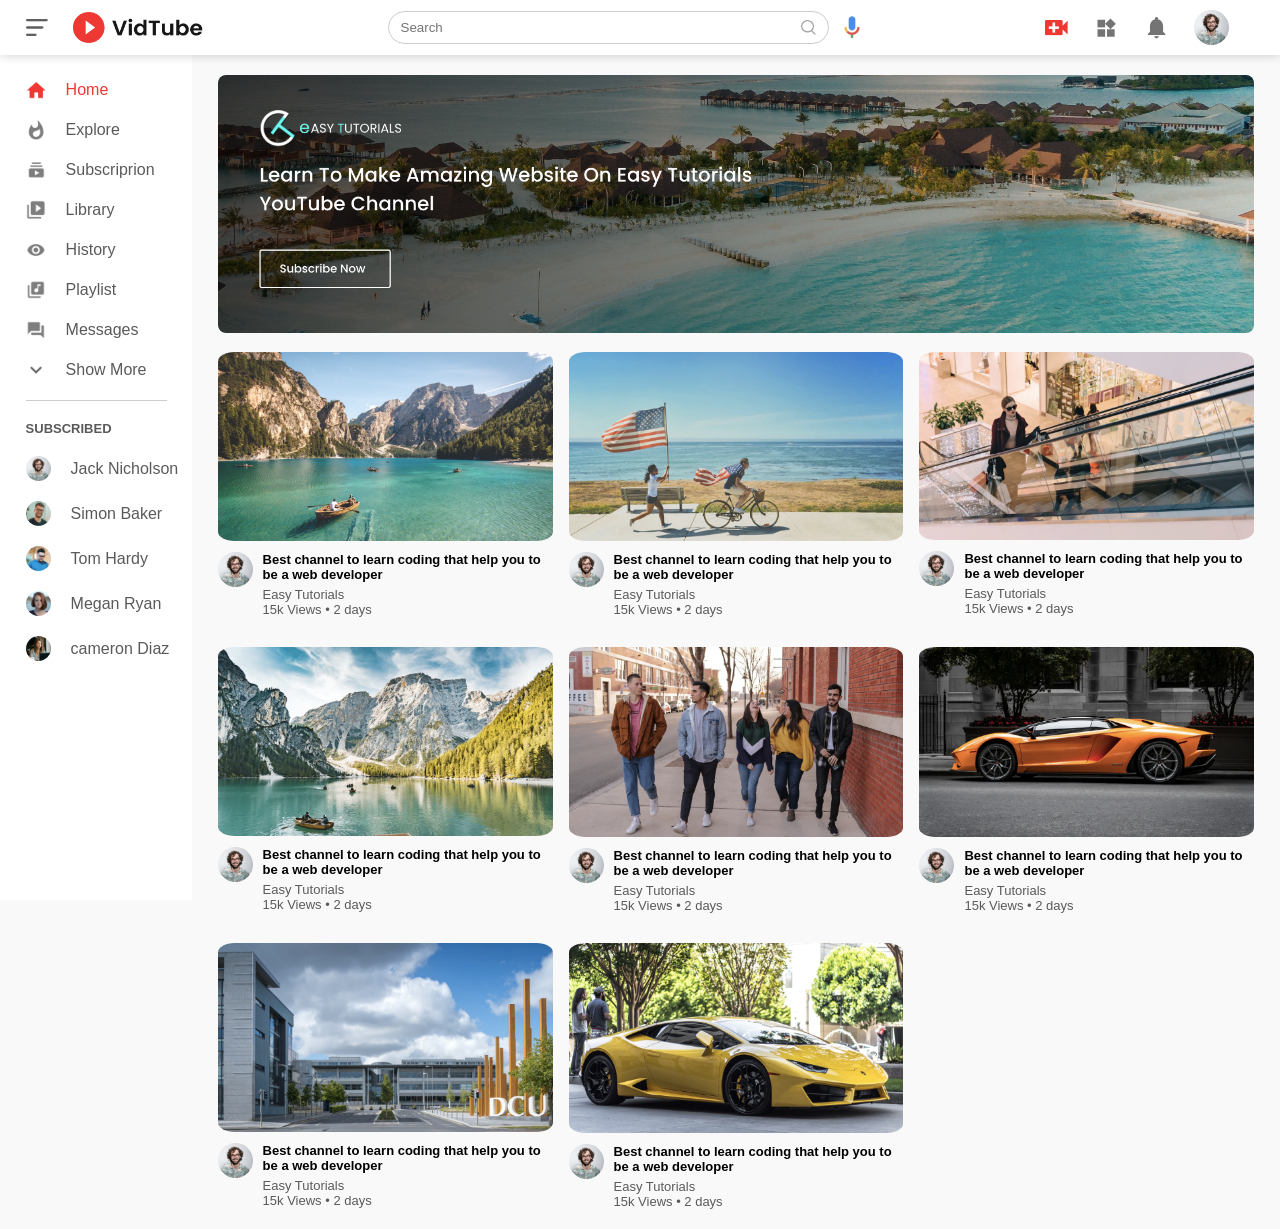
<file: youtube site/index.html>
<!DOCTYPE html>
<html lang="en">
<head>
  <meta charset="UTF-8">
  <meta name="viewport" content="width=device-width, initial-scale=1.0">
  <title>Video Sharing Website - Easy Tutorials YouTube Channel</title>
  <link rel="stylesheet" href="style.css">
</head>
<body>
  

  <nav class="flex-div">
    <div class="nav-left flex-div">
      <img src="images/menu.png" class="menu-icon">
      <img src="images/logo.png" class="logo">
    </div>
    <div class="nav-middle flex-div">
      <div class="search-box flex-div">
        <input type="text" placeholder="Search">
        <img src="images/search.png">
      </div>
      <img src="images/voice-search.png" class="mic-icon">
    </div>
    <div class="nav-right flex-div">
      <img src="images/upload.png">
      <img src="images/more.png">
      <img src="images/notification.png">
      <img src="images/Jack.png" class="user-icon">
    </div>
  </nav>

  <!-- -------------- sidebar -------------- -->

  <div class="sidebar">
    <div class="shortcut-links">
      <a href=""><img src="images/home.png"><p>Home</p></a>
      <a href=""><img src="images/explore.png"><p>Explore</p></a>
      <a href=""><img src="images/subscriprion.png"><p>Subscriprion</p></a>
      <a href=""><img src="images/library.png"><p>Library</p></a>
      <a href=""><img src="images/history.png"><p>History</p></a>
      <a href=""><img src="images/playlist.png"><p>Playlist</p></a>
      <a href=""><img src="images/messages.png"><p>Messages</p></a>
      <a href=""><img src="images/show-more.png"><p>Show More</p></a>
      <hr>
    </div>
    <div class="subscribed-list">
      <h3>SUBSCRIBED</h3>
      <a href=""><img src="images/Jack.png"><p>Jack Nicholson</p></a>
      <a href=""><img src="images/simon.png"><p>Simon Baker</p></a>
      <a href=""><img src="images/tom.png"><p>Tom Hardy</p></a>
      <a href=""><img src="images/megan.png"><p>Megan Ryan</p></a>
      <a href=""><img src="images/cameron.png"><p>cameron Diaz</p></a>
    </div>
  </div>

 <!-- ----------- main ----------- -->

  <div class="container">
    <div class="banner">
      <img src="images/banner.png">
    </div>
    <div class="list-container">
      <div class="vid-list">
        <a href="play-video.html"><img src="images/thumbnail1.png" class="thumbnail"></a>
        <div class="flex-div">
          <img src="images/Jack.png">
          <div class="vid-info">
            <a href="play-video.html">Best channel to learn coding that help you to be a web
            developer</a>
            <p>Easy Tutorials</p>
            <p>15k Views &bull; 2 days</p>
          </div>
        </div>
      </div>

      <div class="vid-list">
        <a href=""><img src="images/thumbnail2.png" class="thumbnail"></a>
        <div class="flex-div">
          <img src="images/Jack.png">
          <div class="vid-info">
            <a href="">Best channel to learn coding that help you to be a web
            developer</a>
            <p>Easy Tutorials</p>
            <p>15k Views &bull; 2 days</p>
          </div>
        </div>
      </div>

      <div class="vid-list">
        <a href=""><img src="images/thumbnail3.png" class="thumbnail"></a>
        <div class="flex-div">
          <img src="images/Jack.png">
          <div class="vid-info">
            <a href="">Best channel to learn coding that help you to be a web
            developer</a>
            <p>Easy Tutorials</p>
            <p>15k Views &bull; 2 days</p>
          </div>
        </div>
      </div>

      <div class="vid-list">
        <a href=""><img src="images/thumbnail4.png" class="thumbnail"></a>
        <div class="flex-div">
          <img src="images/Jack.png">
          <div class="vid-info">
            <a href="">Best channel to learn coding that help you to be a web
            developer</a>
            <p>Easy Tutorials</p>
            <p>15k Views &bull; 2 days</p>
          </div>
        </div>
      </div>

      <div class="vid-list">
        <a href=""><img src="images/thumbnail5.png" class="thumbnail"></a>
        <div class="flex-div">
          <img src="images/Jack.png">
          <div class="vid-info">
            <a href="">Best channel to learn coding that help you to be a web
            developer</a>
            <p>Easy Tutorials</p>
            <p>15k Views &bull; 2 days</p>
          </div>
        </div>
      </div>

      <div class="vid-list">
        <a href=""><img src="images/thumbnail6.png" class="thumbnail"></a>
        <div class="flex-div">
          <img src="images/Jack.png">
          <div class="vid-info">
            <a href="">Best channel to learn coding that help you to be a web
            developer</a>
            <p>Easy Tutorials</p>
            <p>15k Views &bull; 2 days</p>
          </div>
        </div>
      </div>
      <div class="vid-list">
        <a href=""><img src="images/thumbnail7.png" class="thumbnail"></a>
        <div class="flex-div">
          <img src="images/Jack.png">
          <div class="vid-info">
            <a href="">Best channel to learn coding that help you to be a web
            developer</a>
            <p>Easy Tutorials</p>
            <p>15k Views &bull; 2 days</p>
          </div>
        </div>
      </div>
      <div class="vid-list">
        <a href=""><img src="images/thumbnail8.png" class="thumbnail"></a>
        <div class="flex-div">
          <img src="images/Jack.png">
          <div class="vid-info">
            <a href="">Best channel to learn coding that help you to be a web
            developer</a>
            <p>Easy Tutorials</p>
            <p>15k Views &bull; 2 days</p>
          </div>
        </div>
      </div>
    </div>
  </div>

  <script src="./app.js"></script>
</body>
</html>
</file>
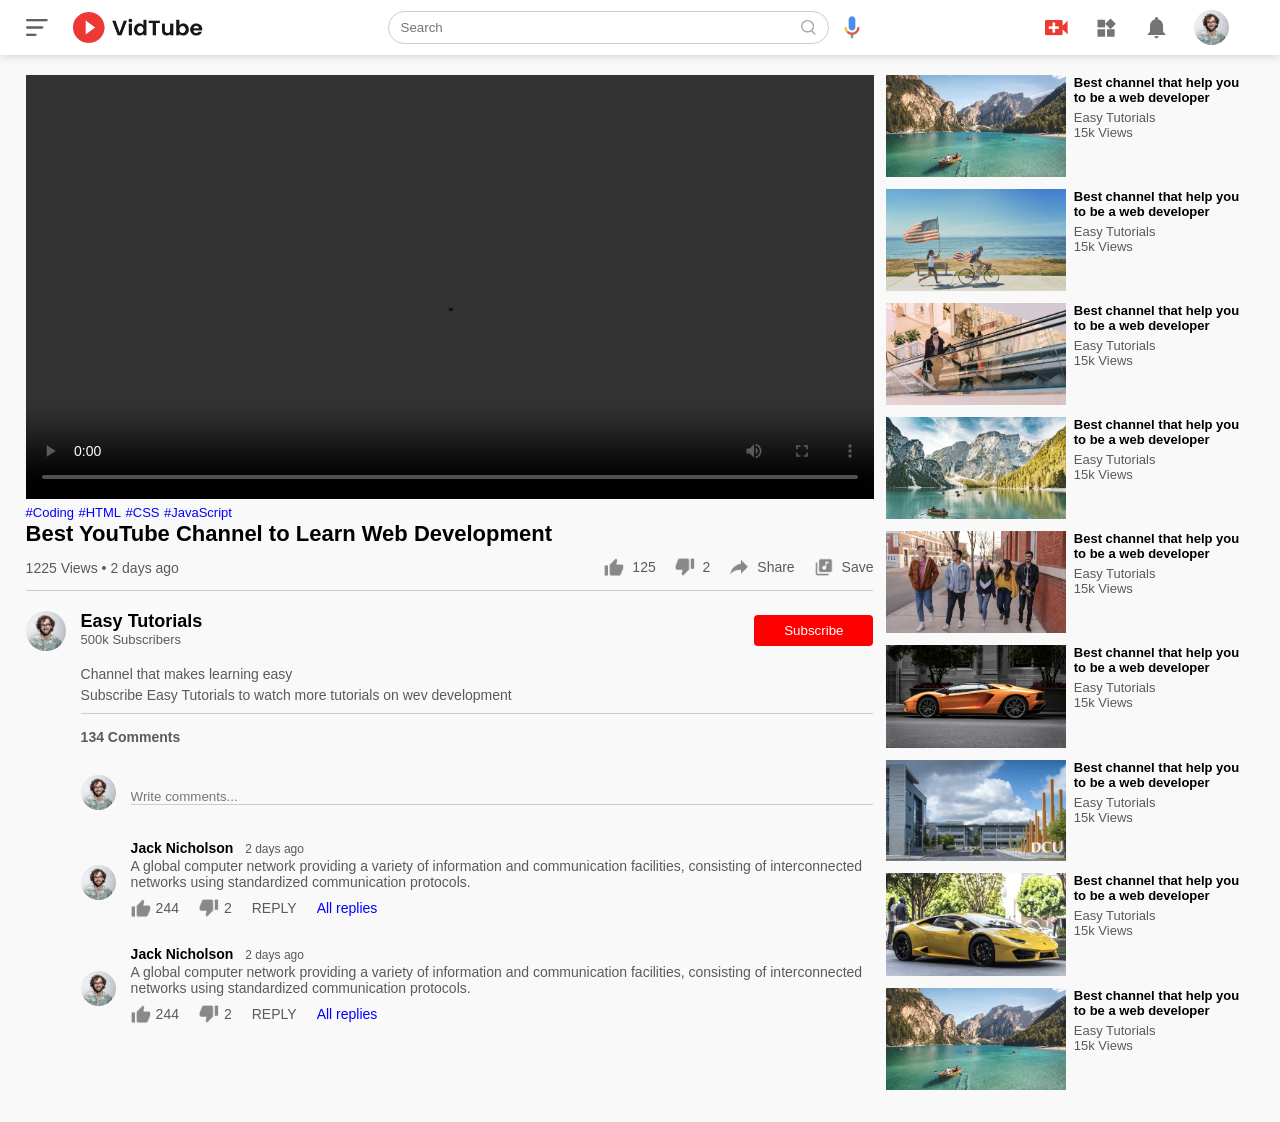
<file: youtube site/play-video.html>
<!DOCTYPE html>
<html lang="en">
<head>
  <meta charset="UTF-8">
  <meta name="viewport" content="width=device-width, initial-scale=1.0">
  <title>Play Video - Easy Tutorials YouTube Channel</title>
  <link rel="stylesheet" href="style.css">
</head>
<body>

  <nav class="flex-div">
    <div class="nav-left flex-div">
      <img src="images/menu.png" class="menu-icon">
      <img src="images/logo.png" class="logo">
    </div>
    <div class="nav-middle flex-div">
      <div class="search-box flex-div">
        <input type="text" placeholder="Search">
        <img src="images/search.png">
      </div>
      <img src="images/voice-search.png" class="mic-icon">
    </div>
    <div class="nav-right flex-div">
      <img src="images/upload.png">
      <img src="images/more.png">
      <img src="images/notification.png">
      <img src="images/Jack.png" class="user-icon">
    </div>
  </nav>

  <div class="container play-container">
    <div class="row">
      <div class="play-video">
        <video controls autoplay>
          <source src="images/video.mp4" type="video/mp4">
        </video>

        <div class="tags">
          <a href="">#Coding</a> <a href="">#HTML</a> <a href="">#CSS</a> <a
          href="">#JavaScript</a>
        </div>
        <h3>Best YouTube Channel to Learn Web Development</h3>
        <div class="play-video-info">
          <p>1225 Views &bull; 2 days ago</p>
          <div>
            <a href=""><img src="images/like.png">125</a>
            <a href=""><img src="images/dislike.png">2</a>
            <a href=""><img src="images/share.png">Share</a>
            <a href=""><img src="images/save.png">Save</a>
          </div>
        </div>
        <hr>
        <div class="plublisher">
          <img src="images/Jack.png">
          <div>
            <p>Easy Tutorials</p>
            <span>500k Subscribers</span>
          </div>
          <button type="button">Subscribe</button>
        </div>
        <div class="vid-description">
          <p>Channel that makes learning easy</p>
          <p>Subscribe Easy Tutorials to watch more tutorials on wev development</p>
          <hr>
          <h4>134 Comments</h4>

          <div class="add-comment">
            <img src="images/Jack.png">
            <input type="text" placeholder="Write comments...">
          </div>
          <div class="old-comment">
            <img src="images/Jack.png">
            <div>
              <h3>Jack Nicholson <span>2 days ago</span></h3>
              <p>A global computer network providing a variety of information
                and communication facilities, consisting of interconnected
                networks using standardized communication protocols.</p>
                <div class="acomment-action">
                  <img src="images/like.png">
                  <span>244</span>
                  <img src="images/dislike.png">
                  <span>2</span>
                  <span>REPLY</span>
                  <a href="">All replies</a>
                </div>
            </div>
          </div>
          <div class="old-comment">
            <img src="images/Jack.png">
            <div>
              <h3>Jack Nicholson <span>2 days ago</span></h3>
              <p>A global computer network providing a variety of information
                and communication facilities, consisting of interconnected
                networks using standardized communication protocols.</p>
                <div class="acomment-action">
                  <img src="images/like.png">
                  <span>244</span>
                  <img src="images/dislike.png">
                  <span>2</span>
                  <span>REPLY</span>
                  <a href="">All replies</a>
                </div>
            </div>
          </div>
        </div>
      </div>
      <div class="right-sidebar">

        <div class="side-video-list">
          <a href="" class="small-thumbnail"><img src="images/thumbnail1.png"></a>
          <div class="vid-info">
            <a href="">Best channel that help you to be a web developer</a>
            <p>Easy Tutorials</p>
            <p>15k Views</p>
          </div>
        </div>
        <div class="side-video-list">
          <a href="" class="small-thumbnail"><img src="images/thumbnail2.png"></a>
          <div class="vid-info">
            <a href="">Best channel that help you to be a web developer</a>
            <p>Easy Tutorials</p>
            <p>15k Views</p>
          </div>
        </div>
        <div class="side-video-list">
          <a href="" class="small-thumbnail"><img src="images/thumbnail3.png"></a>
          <div class="vid-info">
            <a href="">Best channel that help you to be a web developer</a>
            <p>Easy Tutorials</p>
            <p>15k Views</p>
          </div>
        </div>
        <div class="side-video-list">
          <a href="" class="small-thumbnail"><img src="images/thumbnail4.png"></a>
          <div class="vid-info">
            <a href="">Best channel that help you to be a web developer</a>
            <p>Easy Tutorials</p>
            <p>15k Views</p>
          </div>
        </div>
        <div class="side-video-list">
          <a href="" class="small-thumbnail"><img src="images/thumbnail5.png"></a>
          <div class="vid-info">
            <a href="">Best channel that help you to be a web developer</a>
            <p>Easy Tutorials</p>
            <p>15k Views</p>
          </div>
        </div>
        <div class="side-video-list">
          <a href="" class="small-thumbnail"><img src="images/thumbnail6.png"></a>
          <div class="vid-info">
            <a href="">Best channel that help you to be a web developer</a>
            <p>Easy Tutorials</p>
            <p>15k Views</p>
          </div>
        </div>
        <div class="side-video-list">
          <a href="" class="small-thumbnail"><img src="images/thumbnail7.png"></a>
          <div class="vid-info">
            <a href="">Best channel that help you to be a web developer</a>
            <p>Easy Tutorials</p>
            <p>15k Views</p>
          </div>
        </div>
        <div class="side-video-list">
          <a href="" class="small-thumbnail"><img src="images/thumbnail8.png"></a>
          <div class="vid-info">
            <a href="">Best channel that help you to be a web developer</a>
            <p>Easy Tutorials</p>
            <p>15k Views</p>
          </div>
        </div>
        <div class="side-video-list">
          <a href="" class="small-thumbnail"><img src="images/thumbnail1.png"></a>
          <div class="vid-info">
            <a href="">Best channel that help you to be a web developer</a>
            <p>Easy Tutorials</p>
            <p>15k Views</p>
          </div>
        </div>

      </div>
    </div>
  </div>

</body>
</html>
</file>
<file: youtube site/style.css>
* {
  margin: 0;
  padding: 0;
  font-family: 'poppins', sans-serif;
  box-sizing: border-box;
}

a {
  text-decoration: none;
  color: #5a5a5a;
}

img {
  cursor: pointer;
}

.flex-div {
  display: flex;
  align-items: center;
}

nav {
  padding: 10px 2%;
  justify-content: space-between;
  box-shadow: 0 0 10px rgba(0, 0, 0, 0.2);
  background: #fff;
  position: sticky;
  top: 0;
  z-index: 10;
}

.nav-right img {
  width: 25px;
  margin-right: 25px;
}

.nav-right .user-icon {
  width: 35px;
  border-radius: 50%;
}

.nav-left .menu-icon {
  width: 22px;
  margin-right: 25px;
}

.nav-left .logo {
  width: 130px;
}

.nav-middle .mic-icon {
  width: 16px;
}

.nav-middle .search-box {
  border: 1px solid #ccc;
  margin-right: 15px;
  padding: 8px 12px;
  border-radius: 25px;
}

.nav-middle .search-box input {
  width: 400px;
  border: 0;
  outline: 0;
  background: transparent;
}

.nav-middle .search-box img {
  width: 15px;
}

/* ----------------- sidebar ----------------- */

.sidebar {
  background: #fff;
  width: 15%;
  height: 100vh;
  position: fixed;
  top: 0;
  padding-left: 2%;
  padding-top: 80px;
}

.shortcut-links a img {
  width: 20px;
  margin-right: 20px;
}

.shortcut-links a{
  display: flex;
  align-items: center;
  margin-bottom: 20px;
  width: fit-content;
  flex-wrap: wrap;
}

.shortcut-links a:first-child {
  color: #ed3833;
}

.sidebar hr {
border: 0;
height: 1px;
background: #ccc;
width: 85%;
}

.subscribed-list h3 {
font-size: 13px;
margin: 20px 0;
color: #5a5a5a;
}

.subscribed-list a {
  display: flex;
  align-items: center;
  margin-bottom: 20px;
  width: fit-content;
  flex-wrap: wrap;
}

.subscribed-list a img {
  width: 25px;
  border-radius: 50%;
  margin-right: 20px;
}

.small-sidebar {
  width: 5%;
}

.small-sidebar a p{
  display: none;
}

.small-sidebar h3 {
  display: none;
}

.small-sidebar hr {
  width: 50%;
  margin-bottom: 25px;
}

/* ----------- main ----------- */


.container {
  background: #f9f9f9;
  padding-left: 17%;
  padding-right: 2%;
  padding-top: 20px;
  padding-bottom: 20px;
}

.large-container {
  padding-left: 7%;
}

.banner {
  width: 100%;
}

.banner img {
  width: 100%;
  border-radius: 8px;
}

.list-container {
  display: grid;
  grid-template-columns: repeat(auto-fit, minmax(250px, 1fr));
  grid-column-gap: 16px;
  grid-row-gap: 30px;
  margin-top: 15px;
}

.vid-list .thumbnail {
  width: 100%;
  border-radius: 5%;
}

.vid-list .flex-div {
  align-items: flex-start;
  margin-top: 7px;
}

.vid-list .flex-div img {
  width: 35px;
  margin-right: 10px;
  border-radius: 50%;
}

.vid-info {
  color: #5a5a5a;
  font-size: 13px;
}

.vid-info a {
  color: #000;
  font-weight: 600;
  display: block;
  margin-bottom: 5px;
}

@media (max-width: 900px) {
  .menu-icon {
    display: none;
  }
  .sidebar {
    display: none;
  }
  .container, .large-container {
    padding-left: 5%;
    padding-right: 5%;
  }
  .nav-right img {
    display: none;
  }
  .nav-right .user-icon {
    display: block;
    width: 30px;
  }
  .nav-middle .search-box input {
    width: 100px;
  }
  .nav-middle .mic-icon {
    display: none;
  }
  .logo {
    width: 90px;
  }
}


/* -------------- play video page  -------------- */

.play-container {
  padding-left: 2%;
}

.row {
  display: flex;
  justify-content: space-between;
  flex-wrap: wrap;
}

.play-video {
  flex-basis: 69%;
}

.right-sidebar {
  flex-basis: 30%;
}

.play-video video {
  width: 100%;
}

.side-video-list {
  display: flex;
  justify-content: space-between;
  margin-bottom: 8px;
}

.side-video-list img {
  width: 100%;
}

.side-video-list .small-thumbnail {
  flex-basis: 49%;
}

.side-video-list .vid-info {
  flex-basis: 49%;
}

.play-video .tags a {
  color: #0000ff;
  font-size: 13px;
}

.play-video h3 {
  font-weight: 600;
  font-size: 22px;
}

.play-video .play-video-info {
  display: flex;
  align-items: center;
  justify-content: space-between;
  flex-wrap: wrap;
  margin-top: 10px;
  font-size: 14px;
  color: #5a5a5a;
}

.play-video .play-video-info a img {
  width: 20px;
  margin-right: 8px;
}

.play-video .play-video-info a {
  display: inline-flex;
  align-items: center;
  margin-left: 15px;
}

.play-video hr {
  border: 0;
  height: 1px;
  background: #ccc;
  margin: 10px 0;
}

.plublisher {
  display: flex;
  align-items: center;
  margin-top: 20px;
}

.plublisher div {
  flex: 1;
  line-height: 18px;
}

.plublisher img {
  width: 40px;
  border-radius: 50%;
  margin-right: 15px;
}

.plublisher div p {
  color: #000;
  font-weight: 600;
  font-size: 18px;
}

.plublisher div span {
  font-size: 13px;
  color: #5a5a5a;
}

.plublisher button {
  background: red;
  color: #fff;
  padding: 8px 30px;
  border: 0;
  outline: 0;
  border-radius: 4px;
  cursor: pointer;
}

.vid-description {
  padding-left: 55px;
  margin: 15px 0;
}

.vid-description p {
  font-size: 14px;
  margin-bottom: 5px;
  color: #5a5a5a;
}

.vid-description h4 {
font-size: 14px;
color: #5a5a5a;
margin-top: 15px;
}

.add-comment {
  display: flex;
  align-items: center;
  margin: 30px 0;
}

.add-comment img {
  width: 35px;
  border-radius: 50%;
  margin-right: 15px;
}

.add-comment input {
  border: 0;
  outline: 0;
  border-bottom: 1px solid #ccc;
  width: 100%;
  padding-top: 10px;
  background: transparent;
}

.old-comment {
  display: flex;
  align-items: center;
  margin: 20px 0;
}

.old-comment img{
  width: 35px;
  border-radius: 50%;
  margin-right: 15px;
}

.old-comment h3 {
  font-size: 14px;
  margin-bottom: 2px;
}

.old-comment h3 span {
font-size: 12px;
color: #5a5a5a;
font-weight: 500;
margin-left: 8px;
}

.old-comment .acomment-action {
  display: flex;
  align-items: center;
  margin: 8px 0;
  font-size: 14px;
}

.old-comment .acomment-action img {
  border-radius: 0;
  width: 20px;
  margin-right: 5px;
}

.old-comment .acomment-action span {
  margin-right: 20px;
  color: #5a5a5a;
}

.old-comment .acomment-action a {
  color: #0000ff;
}

@media (max-width:900px) {
  .play-video {
    flex-basis: 100%;
  }
  .right-sidebar {
    flex-basis: 100%;
  }
  .play-container {
    padding-left: 5%;
  }
  .vid-description {
    padding-left: 0;
  }
  .play-video .play-video-info a {
    margin-left: 0;
    margin-right: 15px;
    margin-top: 15px;
  }
}
</file>
